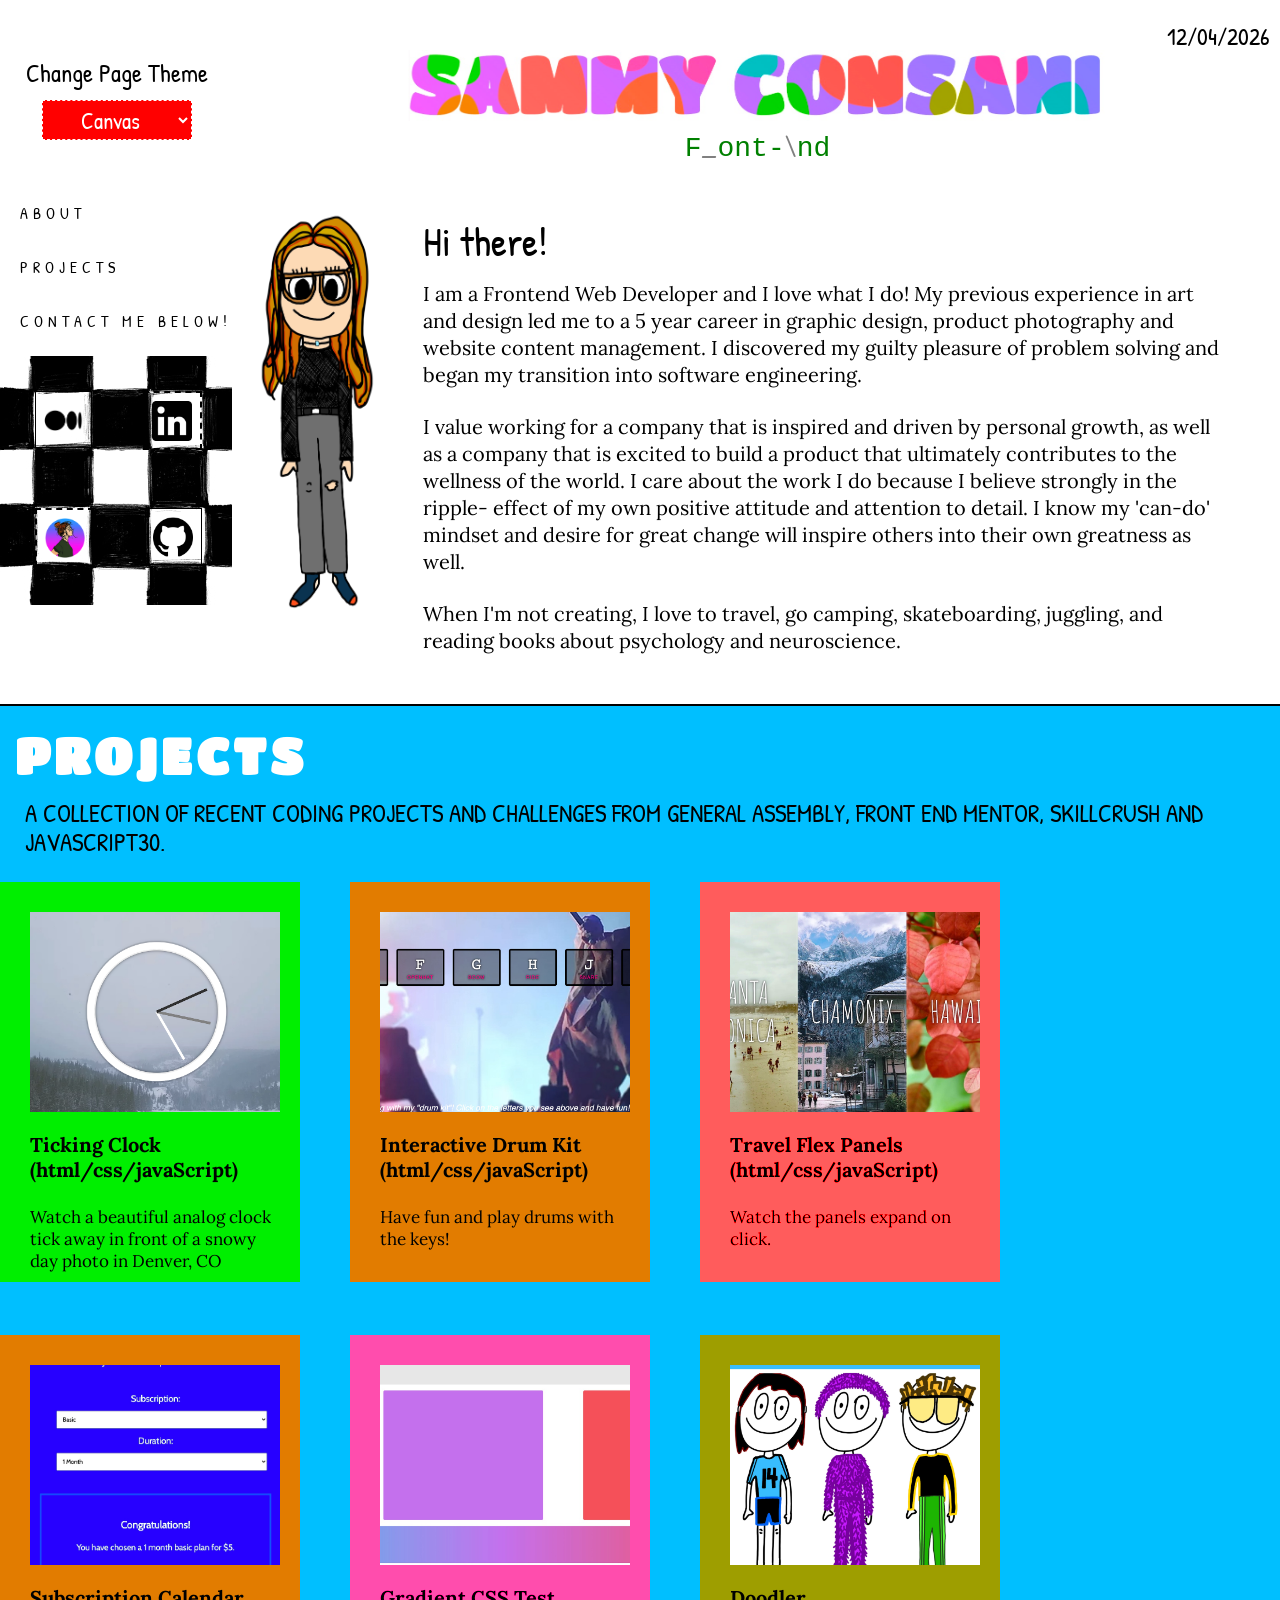
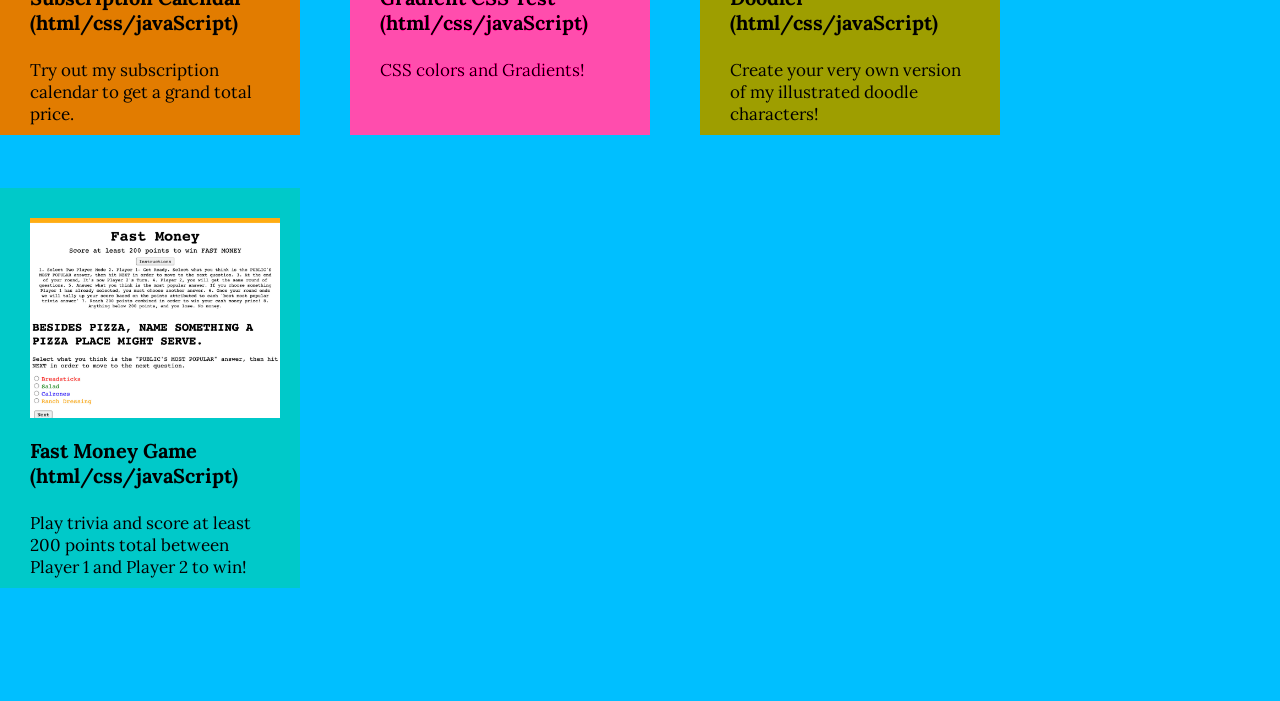
<file: index.html>
<!DOCTYPE html lang="en">
<head>
    <meta charset="utf-8">
    <title>Sammy's Dev Portfolio</title>
    <link rel = "stylesheet" href = "css/styles.css">

    <!-- google fonts -->
    <link href='https://fonts.googleapis.com/css?family=Source+Sans+Pro:400,700' rel='stylesheet' type='text/css'>
    <link rel="preconnect" href="https://fonts.gstatic.com"> 
    <link href="https://fonts.googleapis.com/css2?family=Lora:wght@400;700&display=swap" rel="stylesheet">

    <link href="https://fonts.googleapis.com/css?family=Lora:400,700" rel="stylesheet" type="text/css">
    
    <link rel="preconnect" href="https://fonts.googleapis.com">
    <link rel="preconnect" href="https://fonts.gstatic.com" crossorigin>
    <link href="https://fonts.googleapis.com/css2?family=Patrick+Hand&display=swap" rel="stylesheet">

     <!-- google fonts -->
     <link rel="preconnect" href="https://fonts.googleapis.com">
<link rel="preconnect" href="https://fonts.gstatic.com" crossorigin>
<link href="https://fonts.googleapis.com/css2?family=Patrick+Hand&display=swap" rel="stylesheet">

<link rel="preconnect" href="https://fonts.googleapis.com">
<link rel="preconnect" href="https://fonts.gstatic.com" crossorigin>
<link href="https://fonts.googleapis.com/css2?family=Titan+One&display=swap" rel="stylesheet">

<link rel="preconnect" href="https://fonts.googleapis.com">
<link rel="preconnect" href="https://fonts.gstatic.com" crossorigin>
<link href="https://fonts.googleapis.com/css2?family=Titan+One&display=swap" rel="stylesheet">

<link rel="preconnect" href="https://fonts.googleapis.com">
<link rel="preconnect" href="https://fonts.gstatic.com" crossorigin>
<link href="https://fonts.googleapis.com/css2?family=Kalam&display=swap" rel="stylesheet">
     <!--  -->
     <!-- <script type="text/javascript" src="http://ajax.googleapis.com/ajax/libs/jquery/1.7.0/jquery.min.js"></script> -->
     <script
  src="https://code.jquery.com/jquery-3.6.0.min.js"
  integrity="sha256-/xUj+3OJU5yExlq6GSYGSHk7tPXikynS7ogEvDej/m4="
  crossorigin="anonymous"></script>

    <script defer src="scripts.js"></script>
    <!--  -->
</head>

<body>
  <div class = "page-header canvas">
    <div class = "fake-margin">
      <p class = "change-theme-text">Change Page Theme</p>
      <div class="theme-select">
        <!-- <label for = "theme">Change the Site Theme</label> -->
        <select name = "selection" id = "sammytheme">
          <option value = "canvas">Canvas</option>
          <option value = "notebook">Notebook</option>
          <option value = "neon">Neon</option>
        </select>
        <!-- <label for = "theme">*currently being designed!*</label>  -->
      </div>
    </div>
    <div class = "topOfPage">
      <div class = "todaysDate"></div>
      <div class = "todaysTime"></div>
      <div class="liquid-name">
          <h2>SAMMY CONSANI</h2>
          <h2>SAMMY CONSANI</h2>
      </div>
<div class = "neon-title">
      <h1 class = "neonName">Sammy Consani</h1>
</div>
<div class = "bubbletext">
  <img src = "bubbletext.jpg">
</div>
<div class = "blobText">
      <div class="canvasTitleContainer">
        <h1 class = "canvasTitle"><span>SAMMY CONSANI</span></h1>
        
        <div class="blobs_1"></div>
        <div class="blobs_2"></div>
        <div class="blobs_3"></div>
        <div class="blobs_4"></div>
        <div class="blobs_6"></div>
        <div class="blobs_7"></div>
        <div class="blobs_8"></div>
        <div class="blobs_9"></div>
        <div class="blobs_10"></div>
        <div class="blobs_11"></div>
        <div class="blobs_12"></div>
        <div class="blobs_13"></div>
        <div class="blobs_14"></div>
      </div>
      </div>
    
      <div class="scrambled-text">
        <div class="text"></div>
      </div>
    </div>
  </div>

  <div class = "binder-paper canvas">
    <div class = "left-margin canvas">
        <div class = "navigation">
              <ul class = "nav-items">
                <a href = "#about-me"><li class = "nav-link about">about</li></a>
                <a href = "#projects"><li class = "nav-link projects">projects</li></a>
                <!-- <li class = "nav-link skills">skills</li> -->
                <li class = "nav-link contact">contact Me Below!</li>
              </ul>
        </div>
        <div class = "side-footer">
              <ul class = "social-links">             
                <li class = "social-li"><a href="https://sammyconsani.medium.com" target = "_blank"><img  class = "social-icon" src="img/medium.png" alt="Medium Blog"  /></a>
                    </li>
                <li class = "social-li dashed"><a href="https://www.linkedin.com/in/sammy-consani/" target = "_blank"><img class = "social-icon" src="img/linkedin.png" alt="LinkedIn"  /></a>
                </li>
                <li class = "social-li dashed"><a href="https://www.sammyconsani.com" target = "_blank" ><img  class = "social-icon" src = "img/sc-com-icon.png" alt = "Art Portfolio" /></a>
                </li>
                <li class = "social-li"><a href="https://github.com/sconsani" target = "_blank"><img class = "social-icon" src="img/github.png" alt="Github"   /></a>
                    </li>
            </ul>
        </div>
    </div>


  <div class = 'fullSheet canvas'>

      <section id="about-me">
        <div class = "about-me">
          <div class = "left-about">
            <img src = "me.png" class = "sammy-about">
            <img src = "neonroom.PNG" class = "neon-room">
            <img src = "mycanvas.PNG" class = "my-canvas">
          </div>
          <div class = "right-about">
            <p class = "right-about-me hello"><span class = "hello">Hi there!</span></p>
            <p class = "right-about-me">I am a Frontend Web Developer and I love what I do! My previous experience in art and design led me to a 5 year career in graphic design, product photography and website content management. I discovered my guilty pleasure of problem solving and began my transition into software engineering.</p>
           
            <p class = "right-about-me third-p">I value working for a company that is inspired and driven by personal growth, as well as a company that is excited to build a product that ultimately contributes to the wellness of the world. I care about the work I do because I believe strongly in the ripple- effect of my own positive attitude and attention to detail. I know my 'can-do' mindset and desire for great change will inspire others into their own greatness as well.</p>

            <p class = "right-about-me second-p">When I'm not creating, I love to travel, go camping, skateboarding, juggling, and reading books about psychology and neuroscience. </p>
            
          </div>
        </div>
      </section>
    </div>
  </div>
    <div class = "binder-paper canvas third-section">
      <section id = "projects">
       
<div class = "projectsNeon">
  <h2 class = "heading-titles">Projects</h2>
</div>
<div class = "projectsCanvas">
  <h2 class = "heading-titles">Projects</h2>
</div>

<div class = "circle-container">
      <div class="circle">
        <h2 class = "heading-titles circle-action">Projects <svg version="1.1" xmlns="http://www.w3.org/2000/svg" xmlns:xlink="http://www.w3.org/1999/xlink" x="0px" y="0px" viewBox="0 0 152.9 43.4" style="enable-background:new 0 0 152.9 43.4;" xml:space="preserve">
          <path d="M151.9,13.6c0,0,3.3-9.5-85-8.3c-97,1.3-58.3,29-58.3,29s9.7,8.1,69.7,8.1c68.3,0,69.3-23.1,69.3-23.1 s1.7-10.5-14.7-18.4"/>
        </svg></h2>
      </div>
</div>
     
        <p class = "heading-subtitles">A collection of recent coding projects and challenges from General Assembly, Front End Mentor, SkillCrush and JavaScript30.</p>
    

        <div class = "project-container">

        
          <a class = "project-link" href = "https://sconsani.github.io/css-js-clock/" target = "_blank">
            <div class="blobs_background_1"></div>
            <div class = "project-block">
              
              <div class = "project-preview" style = "background-image:url(img/clock-graphic.jpg)"></div>
              <h3 class = "project-title">Ticking Clock
                <br>(html/css/javaScript)</h3>
              <p class = "project-description">Watch a beautiful analog clock tick away in front of a snowy day photo in Denver, CO</p>
            </div>
            
          </a>
         

          <a class = "project-link" href = "https://sconsani.github.io/Javascript-Drum-Kit-1-30/" target = "_blank">
            <div class="blobs_background_2"></div>
            <div class = "project-block">
              <div class = "project-preview" style = "background-image:url(img/drum-graphic.jpg)"></div> 
              <h3 class = "project-title">Interactive Drum Kit <br>(html/css/javaScript)</h3>
              <p class = "project-description">Have fun and play drums with the keys!</p>
            </div>
          
           
          </a>
          

          <a class = "project-link" href = "https://sconsani.github.io/Flex-Panel-Gallery/" target = "_blank">
            <div class="blobs_background_3"></div>
            <div class = "project-block">
              <div class = "project-preview" style = "background-image:url(img/travel-panel-graphic.jpg)"></div> 
              <h3 class = "project-title">Travel Flex Panels<br>(html/css/javaScript)</h3>
              <p class = "project-description">Watch the panels expand on click.</p>
            </div>
            
          </a>
          


          <a class = "project-link" href = "https://sconsani.github.io/Subscription-Calendar/" target = "_blank">
            <div class="blobs_background_4"></div>
            <div class = "project-block">
              <div class = "project-preview" style = "background-image:url(img/subscription-graphic.jpg)"></div> 
              <h3 class = "project-title">Subscription Calendar<br>(html/css/javaScript)</h3>
              <p class = "project-description">Try out my subscription calendar to get a grand total price.</p>
            </div>
            
          </a>
          


          <a class = "project-link" href = "https://sconsani.github.io/css-gradient-grid-test/" target = "_blank">
            <div class="blobs_background_5"></div>
            <div class = "project-block">
              <div class = "project-preview" style = "background-image:url(img/gradient-graphic.jpg)"></div>
              <h3 class = "project-title">Gradient CSS Test<br>(html/css/javaScript)</h3>
              <p class = "project-description">CSS colors and Gradients!</p>
            </div>
            
          </a>
          


          <a class = "project-link" href = "https://sammy-doodler.herokuapp.com" target = "_blank">
            <div class="blobs_background_6"></div>
            <div class = "project-block">
              <div class = "project-preview" style = "background-image:url(img/doodler-graphic.jpg)"></div>
              <h3 class = "project-title">Doodler <br>(html/css/javaScript)</h3> <p class = "project-description">Create your very own version of my illustrated doodle characters!</p>
            </div>
            
          </a>
      


          <a class = "project-link" href = "https://sconsani.github.io/Project-0/" target = "_blank">
            <div class="blobs_background_7"></div>
            <div class = "project-block">
              <div class = "project-preview" style = "background-image:url(img/fast-money-graphic.jpg)"></div> 
              <h3 class = "project-title">Fast Money Game <br>(html/css/javaScript)</h3>
              <p class = "project-description">Play trivia and score at least 200 points total between Player 1 and Player 2 to win!</p>
            </div>
            
          </a>
         


      </div>

 
    </section>
    </div>

</body>
</html>
</file>
<file: css/styles.css>
:root{
  --handwriting: 'Patrick Hand', cursive;
  --neon-text-color: #f40;
  --neon-border-color: #08f;
}


*{
  font-family:'Patrick Hand';
 
}

body {
  background: white;
  margin: 0px;
  font-family:'Patrick Hand';

}


.change-theme-text{
  font-family:'Patrick Hand';
  display:flex;
  justify-content: center;
  font-size: 25px;
  margin-bottom: 10px;
}

label {
  display: flex;
  justify-content: center;
  margin-top: 5px;
}

.binder-paper{
display:flex;
flex-direction:row;
border-top: 2px solid #9198e5;
}

.page-header{
  display:flex;
  flex-direction:row;
}

  .fake-margin {
    display: flex;
    border-right: 2px solid pink;
    min-width: 233px;
    max-width: 233px;
    flex: 0 0 100%;
    display: flex;
    flex-direction: column;
    justify-content: center;
  }

  .page-header.canvas .fake-margin{
    border-right: 2px solid white;
  }

  .page-header.neon .fake-margin{
    border-right: none;
  }





  .left-margin.neon, .left-margin.canvas{
    border-right: none;
  }

  /* .left-margin.neon{
    background: linear-gradient(0deg, #000, #272727);
  } */
/* .left-margin.notebook:before{
  content: '';
    position: inherit;
  height: calc(4% + 4px);
  z-index: 0;
} */

  .left-margin.neon:before{
    content: '';
    position: inherit;
    left: -2px;
    top: -2px;
    background: linear-gradient(45deg, #fb0094, #0000ff, #00ff00,#ffff00, #ff0000, #fb0094, 
      #0000ff, #00ff00,#ffff00, #ff0000);
    background-size: 400%;
    width: calc(100% + 4px);
    /* height: calc(6% + 4px); */
    z-index: 0;
    animation: steam 20s linear infinite;
  }

  .projectsCanvas .heading-titles{
    padding-left:15px;
    font-family: 'Titan One',cursive;
    color: white;
  }

.projectsCanvas .heading-subtitles{
    font-family: 'Titan One',cursive;
    color: white;
  }

  .fullSheet.canvas .right-about-me{
    /* font-family: 'Titan One',cursive; */
    color: black;
    font-size: 20px;
  }

  .fullSheet.canvas .heading-subtitles{
    font-family: 'Titan One',cursive;
    color: deepskyblue;
  }

  .fullSheet.notebook .projectsNeon{
    display:none;
  }

  .fullSheet.neon .projectsCanvas{
    display:none;
  }

  .fullSheet.notebook .projectsCanvas{
    display:none;
  }

  .fullSheet.canvas .projectsNeon{
    display:none;
  }

  .page-header.notebook .blobText, .page-header.neon .blobText{
    display:none;
  }

  .page-header.notebook .neon-title{
    display:none;
  }
  .page-header.canvas .neon-title{
    display:none;
  }




.left-margin.neon:after{
    content: '';
    position: inherit;
    left: -2px;
    top: -2px;
    background: linear-gradient(45deg, #fb0094, #0000ff, #00ff00,#ffff00, #ff0000, #fb0094, 
      #0000ff, #00ff00,#ffff00, #ff0000);
    background-size: 400%;
    width: calc(100% + 4px);
    height: calc(100% + 4px);
    z-index: 0;
    animation: steam 20s linear infinite;
    max-height: 300px;
  }


@keyframes steam {
	0% {
		background-position: 0 0;
	}
	50% {
		background-position: 400% 0;
	}
	100% {
		background-position: 0 0;
	}
}

.left-margin.neon:before, .left-margin.neon:after {
	filter: blur(50px);
}


  .left-margin.canvas, 
  .page-header.canvas .fake-margin,
  .page-header.canvas{
    background: white;
  }

  .binder-paper.neon, .binder-paper.canvas{
    border-top:none;
  }

  .page-header.neon{
    background-color:black;
    z-index:-1;
  }


select {
  width: 150px;
  text-align: center;
  display: flex;
  justify-content: center;
  margin: auto;
  height: 40px;
  font-size: 23px;
  color: white;
    background-color: red;
    border: 1px dashed white;
}



.left-margin{
  max-width:233px;
  background: repeating-linear-gradient(white, white 25px, #9198e5 26px, #9198e5 27px);
  display:flex;
  border-right: 2px solid pink;
  flex-direction:column;
}
.navigation{
  margin-top:15px;
  
}

.neon .navigation{
  /* position:absolute; */
  background-color:black;
}
.nav-items{
  max-width:213px;
  display:flex;
  flex-wrap:wrap;
  flex-direction:column;
  font-family:'Patrick Hand';
  text-transform:uppercase;
  letter-spacing:5px;
  padding-left: 20px;
}

.nav-link {
  text-align: left;
  margin-bottom: 32px;
  font-size:16px;
}

li.nav-link:nth-child(4) {
  margin-bottom: 0px;
}

a li.nav-link.projects::visited{
  text-decoration: none;
}

.social-links {
  max-width: 228px;
  display: flex;
  flex-wrap: wrap;
  flex-direction: row;
  padding-top: 15px;
  padding-left: 4px;
  margin-top: 8px;
}

ul.social-links {
  background-image: url('../checkerboard.png');
  /* background-color: red; */
}

.social-li a {
  text-align: center;
  justify-content: center;
  margin: auto;
  height: 100%;
  width: 100%;
  display: flex;
  align-items: center;
  min-height: 55px;
}

li.social-li {
  min-height: 55px;
  min-width: 55px;
  margin: auto;
  justify-content: center;
  align-items: center;
  margin: 20px;
  border: 1px solid black;
  margin-bottom: 38px;
  margin-right: 19px;
}

li.social-li.dashed{
  border: 2px dashed black !Important;
}

.fullSheet{
  padding-top: 20px;
  background: repeating-linear-gradient(white, white 25px, #9198e5 26px, #9198e5 27px);
  width:100%;
}

.fullSheet.neon {
  background: black;
  color: white;
}

li.nav-link.contact {
  margin-bottom: 0;
}

a{
  text-decoration: none !important;
  color: black;
}

a:active {
  text-decoration: none !important;
}

.neon a li.nav-link.projects, .neon a li.nav-link.about {
  color: white;
}

.neon h3.project-title {
  color: white;
}

.neon p.project-description {
  color: white;
}

.notebook{
  color:black;
  
  }
  
  .neon{
    color:white;
    background:black;
  }

  .neon .circle-action{
    color:white;
  }
  

  /* .page-header.canvas{
    background-image: url("../designHands.jpg");
    background-size:cover;
    background-repeat:no-repeat;
    background-position:center;
  } */



  .fullSheet.canvas{
    /* background-image: url("../museum.jpg"); */
    background-size:cover;
    background-repeat:no-repeat;
    background-position:center;
    background:white;

  }



  .page-header.neon .text{
    color:white;
    display:none;
  }
  .page-header.canvas .text{
    color:green;
  }

p, h3, h4{
  font-family: Lora;
}

.topOfPage{
  width:100%;
  height: fit-content;
}

.todaysDate {
  display: block;
  text-align: right;
  margin-top: 20px;
  font-size: 24px;
  margin-right: 10px;
  position: absolute;
  right: 0;
  top: 0;
  z-index:900;
}

.todaysTime {
  /* display: block; */
  text-align: right;
  margin-top: 20px;
  font-size: 24px;
  margin-right: 10px;
  position: absolute;
  right: 0;
  top: 0;
  letter-spacing:5px;
}

.page-header .todaysTime{
display:none;
}
.page-header.neon .todaysTime{
  display:block;
  }
  .page-header.neon .todaysDate{
    display:none;
  }

  .fullSheet.neon .circle,  .fullSheet.neon .circle-container,
  .fullSheet.canvas .circle,  .fullSheet.canvas .circle-container{
    display:none;
  }



/*  --------------------- liquid text  --------------------- */

.liquid-name{
  height: 120px;
  width: 100%;
  display: flex;
  justify-content: center;
  margin:auto;
}


.liquid-name h2 {
  color: #fff;
  font-size: 100px;
  position: absolute;
  margin-top: 0px;
  margin-bottom: 0px;
 top: 16px;
 letter-spacing: 14px;
}

.liquid-name h2:nth-child(1) {
  color: transparent;
  -webkit-text-stroke: 1px #03a9f4;
  background-color: transparent;
}

.liquid-name h2:nth-child(2) {
  /* background-image: linear-gradient(to bottom, white, white, #abe4ff , #00628f); */
  /* color: linear-gradient(to bottom, #abe4ff , #00628f); */
  color: #00a6ff;
  animation: animate 4s ease-in-out infinite;
}

.canvas .liquid-name h2:nth-child(1){
  color:transparent;
  -webkit-text-stroke: 1px green;

}
.canvas .liquid-name h2:nth-child(2){
  color:green;
}

.canvas .liquid-name h2{
  display:none;
}
.neon .liquid-name h2{
  display:none;
}

.ocean-container{
  justify-content: center;
  display:flex;
}

.ocean{
  height: 100px;
    width: 800.5px;
    background-color: #00a6ff;
    position: absolute;
    top: 105px;
}

@keyframes animate {
  0%,
  100% {
    clip-path: polygon(
      0% 45%,
      16% 44%,
      33% 50%,
      54% 60%,
      70% 61%,
      84% 59%,
      100% 52%,
      100% 100%,
      0% 100%
    );
  }

  50% {
    clip-path: polygon(
      0% 60%,
      15% 65%,
      34% 66%,
      51% 62%,
      67% 50%,
      84% 45%,
      100% 46%,
      100% 100%,
      0% 100%
    );
  }
}



/* --------------------- scrambled text --------------------- */
@import 'https://fonts.googleapis.com/css?family=Roboto+Mono:100';

.scrambled-text{
  height: 50px;
  width: 100%;
  justify-content: center;
  align-items: center;
  display: flex;
  margin:auto;
  flex-direction: column;
  z-index: 9999;
    position: relative;
}

.header-line::after {
  content: "";
  height: 5px;
  color: blue;
  background-color: lightskyblue;
  width: 800px !important;
  display: block;
  background-image: linear-gradient(45deg, black, blue,  transparent);
  margin-top:20px;
}

.text{
font-family: 'Roboto Mono', monospace;
  font-weight: 100;
  font-size: 28px;
  color: black;
}

.dud{
  color:grey;
}

/*----------about me--------*/
.about-me {
  max-width: 1000px;
  display: flex;
  margin: auto;
  justify-content: space-evenly;
  margin-top: 20px;
  width: 100%;
}

.left-about {
  display: flex;
  flex-wrap: wrap;
  max-width: 400px;
}

.right-about {
  display: flex;
  flex-wrap: wrap;
  margin-left: 20px;
    padding: 25px;
    padding-top: 17px;
    line-height: 26px;
}


h2.heading-titles{
  font-size: 50px;
  padding-left: 25px;
  margin-bottom:0px;
  font-family:'Patrick Hand';
  text-transform:uppercase;
  letter-spacing:4px;
}
/* .heading-titles::after {
  content: "";
  height: 5px;
  color: blue;
  background-color: lightskyblue;
  width: 113px !important;
  display: block;
  background-image: linear-gradient(45deg, black, blue,  transparent);
} */



.heading-subtitles {
  font-size:25px;
  margin-top:15px;
  padding-left: 25px;
  font-family:'Patrick Hand';
  text-transform:uppercase;
  line-height: 29px;
}



img.sammy-about {
  max-height: 400px;
  width: auto;
}

img.neon-room{
  max-height: 400px;
  width: auto;
}

img.my-canvas{
  max-height: 400px;
  width: auto;
}

.third-section .canvas .projectsNeon{
  display:none;
}
.third-section .canvas .circle-container{
  display:none;
}

.notebook.third-section .projectsCanvas{
  display:none;
}
.notebook.third-section .projectsNeon{
  display:none;
}

.third-section.neon .projectsCanvas{
  display:none;
}
.third-section.neon .circle-container{
  display:none;
}

.third-section.canvas .projectsNeon{
  display:none;
}

.third-section.canvas .circle-container{
  display:none;
}
.binder-paper.notebook.third-section,
.binder-paper.third-section.neon,
.binder-paper.third-section.canvas{
  justify-content: center;
}



.fullSheet.neon .sammy-about{
  display:none;
}
.fullSheet.neon .my-canvas{
  display:none;
}
.fullSheet.notebook .neon-room{
  display:none;
}

.fullSheet.notebook .sammy-about{
  display:none;
}

.fullSheet.canvas .neon-room{
  display:none;
}

.fullSheet.canvas .my-canvas{
  display:none;
}



.third-section {
  padding-top: 20px;
}

.binder-paper.third-section.canvas,
.binder-paper.third-section.notebook {
  border-top: 2px solid black;
}

.binder-paper.third-section.neon {
  border-top: 2px solid white;
}

h2.heading-titles {
  margin-top: 0px;
}

.right-about-me {
  margin-bottom: 25px;
  margin-top: 0px;
  font-size: 20px;
  line-height: 27px;
}

.right-about-me .hello{
  font-size: 40px;
}



br{
  margin-bottom:15px;
}


/*------------------projects grid----------*/
.project-container {
  display: flex;
  flex-direction: row;
  flex-wrap: wrap;
  margin: auto;
  justify-content: left;
  max-width: 1440px;
  margin-bottom: 60px;
}

.third-section.canvas .project-container,
.binder-paper.third-section.canvas{
  background:deepskyblue;

}

.project-link{
  color:black;
  text-decoration: none;
  margin-right: 40px;
}


/* .project-block {
  display: flex;
  flex-direction: column;
  margin: 10px;
  max-width: 250px;
    min-width: 250px;
  padding: 20px;
} */

.notebook .project-block:hover{
  background-color: rgba(251, 255, 0, 0.2);
  transition: .2s ease-in-out;
}

.binder-paper.neon .project-block:hover{
  background-color:transparent;
}


.project-preview {
  height: 200px;
  width: 100%;
  background-size: cover;
  background-repeat: no-repeat;
  background-position: center;
  z-index:999;
}

h3.project-title {
  margin-bottom: 0px;
  font-style:bolder;
}

h3.project-title {
  margin-bottom: 7px;
  font-size: 20px;
}

p.project-description {
  margin-bottom: 0px;
  font-size: 17px;
}


/*-----contact-------*/


li {
  height: fit-content;
  list-style: none;
}

ul {
  display: flex;
  width: 400px;
  flex-wrap: wrap;
  text-decoration: none;
  padding-left: 0px;
  justify-content: space-evenly;
}

img.social-icon {
  transition: transform .2s;
  margin: auto;
  justify-content: center;
  align-items: center;
  text-align: center;
  width: 100%;
  height: 100%;
  max-height: auto;
  max-width: 40px;
}


.social-icon:hover {
	transform: scale(1.2);
}




/*-------media queries------*/

@media(max-width: 1038px){
  .liquid-name h2{
    font-size:40px;
  }
}

@media(max-width: 998px){
  .about-me{
    display:flex;
    flex-direction:column;
  }
  img.sammy-about{
    margin-top: 10px;
    margin-bottom: 10px;
  }
  .left-about{
    justify-content: center;
    margin: auto;
    min-width: 400px;
    justify-content: center;
  }
  
  img.sammy-about{
    width: height:100%;
  }
}

@media(max-width: 799px){
  .liquid-name{
    height:45px;
  }
  .liquid-name h2{
    font-size:40px;
  }
  
  img.social-icon{
    max-height: 40px;
  }
 
}

@media(max-width:420px){
  .liquid-name {
      height: 125px;
      text-align: center;
  }
  
  .liquid-name h2 {
      font-size: 50px;
      justify-content: center;
  }
  
  }
  .circle {
    /* transform: translate(-50%, -50%); */
    text-align: right;
    width: fit-content !important;
    display: inline-block;
    /* padding-left: 220px; */
    min-height: fit-content !important;
    z-index: unset;
    min-height: fit-content;
    } 
  
  .circle-action {
    display: inline-block;
    color:black;
    text-decoration: none;
    position: relative;
    padding: 14px 0;
    font-family: 'Muli', sans-serif;
    font-weight: 300;
    font-size: 22px;
    line-height: 1;
    letter-spacing: 0.040em;
  }
  
  .circle-action svg {
    fill: none;
    stroke:red;
    stroke-width: 2;
    stroke-miterlimit: 10;
    stroke-dasharray: 338;
    stroke-dashoffset: 338;
    stroke-linecap: round;
    position: absolute;
    top: 50%;
    left: 50%;
    width: calc(100% + 60px);
    opacity: 0;
    transform: translate(-50%, -50%);
    transition: stroke-dashoffset 0s 0.2s, opacity 0.2s;
    z-index: -1;
  }
  
  .circle-action--active svg {
    stroke: #ff4c4c;
  }
  
  .circle-action--active svg,
  .circle-action:hover svg {
    stroke-dashoffset: 0;
    opacity: 1;
    transition: opacity 0s, stroke-dashoffset 0.3s cubic-bezier(0.645, 0.045, 0.355, 1);
  }

.circle-container {
  height: 64px;
}


/* blob name for canvas page */

.canvasTitleContainer{
	/* width:320px; */
	/* height:320px; */
  /* height:fit-content; */
	/* top:auto;
	left:auto; */
	transform:translate(-50%,-50%);
  /* display:block;
  position:unset; */
  height:323px;
	}

  /* @media(max-width:1300px){
    .canvasTitleContainer{
    width:320px;
    }
  } */



  .canvasTitle{
	background:white;
	width:246%;
	height:45%;
	margin:0;
	padding:0;
	display:flex;
	font-family:'Titan One',cursive;
	font-size:90px;
	font-weight:700;
	flex-flow:row wrap;
	align-content:center;
	justify-content:center
	}

  /* @media(max-width: 1920px){
    .canvasTitle{
      width: unset !important;
    }
  } */

  .blobText{
    display:none;
    position: absolute;
    /* height: 199px;
    width: 100%; */
    top: 174px;
    left: 819px;
    /* display:flex; */
  }

  .canvas .liquid-name{
    display:none;
  }

  .bubbletext img {
    width: 100%;
}

.bubbletext {
    max-width: 700px;
    justify-content: center;
    margin: auto;
    margin-top: 50px;
}

.notebook .bubbletext,
.neon .bubbletext{
  display:none;
}


  .canvasTitle span{width:100%;position:relative;font-family:'Titan One',cursive;color: blue;}

.canvasTitle span:before{
	background:linear-gradient(45deg,#fc5c7d,#6a82fb,#fc5c7d);
	width:100%;
	height:100%;
	display:block;
	position:absolute;
	content:"";
	mix-blend-mode:screen
	}

[class*="blobs"]
	{mix-blend-mode:color;animation:blobs 15s ease-in-out infinite alternate}

.blobs_1{
	background:#ff1493;
	width:60px;
	height:60px;
	top:1px;
	left:210px;display:block;position:absolute
	}

.blobs_2{
	background:#ff4500;
	width:80px;
	height:80px;
	top:62px;
	left:230px;display:block;position:absolute
	}

.blobs_3{
	background:#00ff00;
	width:60px;
	height:60px;
	top:17px;
	left:20px;display:block;position:absolute
	}

.blobs_4{
	background:#ff0000;
	width:100px;
	height:100px;
	top:25px;
	left:100px;display:block;position:absolute
	}


.blobs_6{
	background:#00ffff;
	width:60px;
	height:60px;
	top:8px;
	left:355px;display:block;position:absolute
	}

.blobs_7{
	background:#ff8c00;
	width:50px;
	height:50px;
	top:87px;
	left:30px;display:block;position:absolute
	}

  .blobs_8{
    background:#ff1493;
    width:60px;
    height:60px;
    top:18px;
    left:308px;display:block;position:absolute
    }
  
  .blobs_10{
    background:#00ff00;
    width:60px;
    height:60px;
    top:74px;
    left:391px;
    display:block;
    position:absolute
    }
  
  .blobs_11{
    background:#ff0000;
    width:100px;
    height:100px;
    top:2px;
    left:461px;
    display:block;
    position:absolute
    }
  
  .blobs_12{
    background:#ffff00;
    width:50px;
    height:50px;
    top:69px;
    left:586px;
    display:block;
    position:absolute
    }
  
  .blobs_13{
    background:#00ffff;
    width:60px;
    height:60px;
    top:73px;
    left:706px;
    display:block;
    position:absolute
    }

    .blobs_14{
      background:#ff1493;
      width:60px;
      height:60px;
      top:17px;
      left:637px;
      display:block;
      position:absolute
      }
  
 

@keyframes blobs{
	0%{border-radius:26% 74% 61% 39% / 54% 67% 33% 46%}
	10%{border-radius:74% 26% 47% 53% / 68% 46% 54% 32%}
	20%{border-radius:48% 52% 30% 70% / 27% 37% 63% 73%}
	30%{border-radius:73% 27% 57% 43% / 28% 67% 33% 72%}
	40%{border-radius:63% 37% 56% 44% / 25% 28% 72% 75%}
	50%{border-radius:39% 61% 70% 30% / 61% 29% 71% 39%}
	60%{border-radius:27% 73% 29% 71% / 73% 51% 49% 27%}
	70%{border-radius:39% 61% 65% 35% / 74% 65% 35% 26%}
	80%{border-radius:55% 45% 37% 63% / 38% 30% 70% 62%}
	90%{border-radius:25% 75% 70% 30% / 39% 50% 50% 61%}
	100%{border-radius:66% 34% 33% 67% / 65% 73% 27% 35%}
	}

 
  .page-header.neon .liquid-name{
    display:none;
  }

  .neon-title {
    display: flex;
    justify-content: center;
    height: 120px;
}

  /*----neon name-----*/
.neonName {
  font-family: 'Kalam', cursive;

    font-size: 46px;
    font-weight: 200;
    font-style: italic;
    color: #fff;
    padding: 2rem 13rem 2.5rem;
    border: 0.4rem solid #fff;
    border-radius: 2rem;
    text-transform: uppercase;
    animation: flicker 1.5s infinite alternate;
    /* margin-top: 66px; */
    margin-left: 20px;
    margin-right: 20px;
    margin-bottom: 0px;
    display: inline-block;
    padding: 14px 108px;
    text-align: center;
  }

  
  .neonName::-moz-selection {
    background-color: var(--neon-border-color);
    color: var(--neon-text-color);
  }
  
  .neonName::selection {
    background-color: var(--neon-border-color);
    color: var(--neon-text-color);
  }
  
  .neonName:focus {
    outline: none;
  }
  
  /* Animate neon flicker */
  @keyframes flicker {
      
      0%, 25%, 56%, 100% {
        
          text-shadow:
              -0.2rem -0.2rem 1rem #fff,
              0.2rem 0.2rem 1rem #fff,
              0 0 2rem var(--neon-text-color),
              0 0 4rem var(--neon-text-color),
              0 0 6rem var(--neon-text-color),
              0 0 8rem var(--neon-text-color),
              0 0 10rem var(--neon-text-color);
          
          box-shadow:
              0 0 .5rem #fff,
              inset 0 0 .5rem #fff,
              0 0 2rem var(--neon-border-color),
              inset 0 0 2rem var(--neon-border-color),
              0 0 4rem var(--neon-border-color),
              inset 0 0 4rem var(--neon-border-color);        
      }
      
      20%, 24%, 55% {        
          text-shadow: none;
          box-shadow: none;
      }    
  }

  [class*="blobs"]
	{animation:blobs 15s ease-in-out infinite alternate}

  @keyframes blobs{
    0%{border-radius:26% 74% 61% 39% / 54% 67% 33% 46%}
    10%{border-radius:74% 26% 47% 53% / 68% 46% 54% 32%}
    20%{border-radius:48% 52% 30% 70% / 27% 37% 63% 73%}
    30%{border-radius:73% 27% 57% 43% / 28% 67% 33% 72%}
    40%{border-radius:63% 37% 56% 44% / 25% 28% 72% 75%}
    50%{border-radius:39% 61% 70% 30% / 61% 29% 71% 39%}
    60%{border-radius:27% 73% 29% 71% / 73% 51% 49% 27%}
    70%{border-radius:39% 61% 65% 35% / 74% 65% 35% 26%}
    80%{border-radius:55% 45% 37% 63% / 38% 30% 70% 62%}
    90%{border-radius:25% 75% 70% 30% / 39% 50% 50% 61%}
    100%{border-radius:66% 34% 33% 67% / 65% 73% 27% 35%}
    }

    .notebook .blobs_background_1,
    .notebook .blobs_background_2,
    .notebook .blobs_background_3,
    .notebook .blobs_background_4,
    .notebook .blobs_background_5,
    .notebook .blobs_background_6,
    .notebook .blobs_background_7
    {
      display:none;
    }

    .neon .blobs_background_1,
    .neon .blobs_background_2,
    .neon .blobs_background_3,
    .neon .blobs_background_4,
    .neon .blobs_background_5,
    .neon .blobs_background_6,
    .neon .blobs_background_7
    {
      display:none;
    }

  .blobs_background_1{
    background: #00ff00;
    width: 300px;
    height: 400px;
    /* top: 2px; */
    /* left: 461px; */
    display: block;
    position: absolute;
  }

  .blobs_background_2{
    background: #ff8c00;
    width: 300px;
    height: 400px;
    /* top: 2px; */
    /* left: 461px; */
    display: block;
    position: absolute;
    display: flex;
    flex-direction: column;
  }

  .blobs_background_3{
    background: #ff0000;
    width: 300px;
    height: 400px;
    /* top: 2px; */
    /* left: 461px; */
    display: block;
    position: absolute;
  }

  .blobs_background_4{
    background: #ff8c00;
    width: 300px;
    height: 400px;
    /* top: 2px; */
    /* left: 461px; */
    display: block;
    position: absolute;
  }

  .blobs_background_5{
    background: #ff1493;
    width: 300px;
    height: 400px;
    /* top: 2px; */
    /* left: 461px; */
    display: block;
    position: absolute;
  }

  .blobs_background_6{
    background: #ffff00;
    width: 300px;
    height: 400px;
    /* top: 2px; */
    /* left: 461px; */
    display: block;
    position: absolute;
  }

  .blobs_background_7{
    background: #00ffff;
    width: 300px;
    height: 400px;
    /* top: 2px; */
    /* left: 461px; */
    display: block;
    position: absolute;
  }

  .project-block {
    display: flex;
    flex-direction: column;
    margin: 10px;
    max-width: 250px;
      min-width: 250px;
    padding: 20px;
    margin-bottom: 43px;
  }

  .notebook .project-block {
    background-color:white;
    min-height: 362px;
    max-height: 362px;
    border: 3px dashed black;
  }

  .binder-paper.third-section.neon{
    background-image: url("../dance.PNG");
    background-size: contain;
    background-repeat: no-repeat;
    background-position: bottom;
  }

  .third-section.neon .project-link{
    background-color: #0005;
    margin-bottom: 20px;
  }

  .third-section.neon .project-link:hover{
    background-color: #000;
    box-shadow: inset 1px 1px 20px white;
    transition: all 0.4s ease-out 0s;
    border-radius: 20px;
  }

  @media(max-width: 1053px){
    .project-container{
      justify-content: center;
    }
  }

  @media(max-width: 1012px){
    .neon .todaysTime{
      display:none !important;
    }
  }

  @media(max-width:868px){
    .neonName{
      font-size:42;
    }
    
  }

  @media(max-width: 840px ){
    .neon-title{
      height: 188px;
    }
  }
</file>
